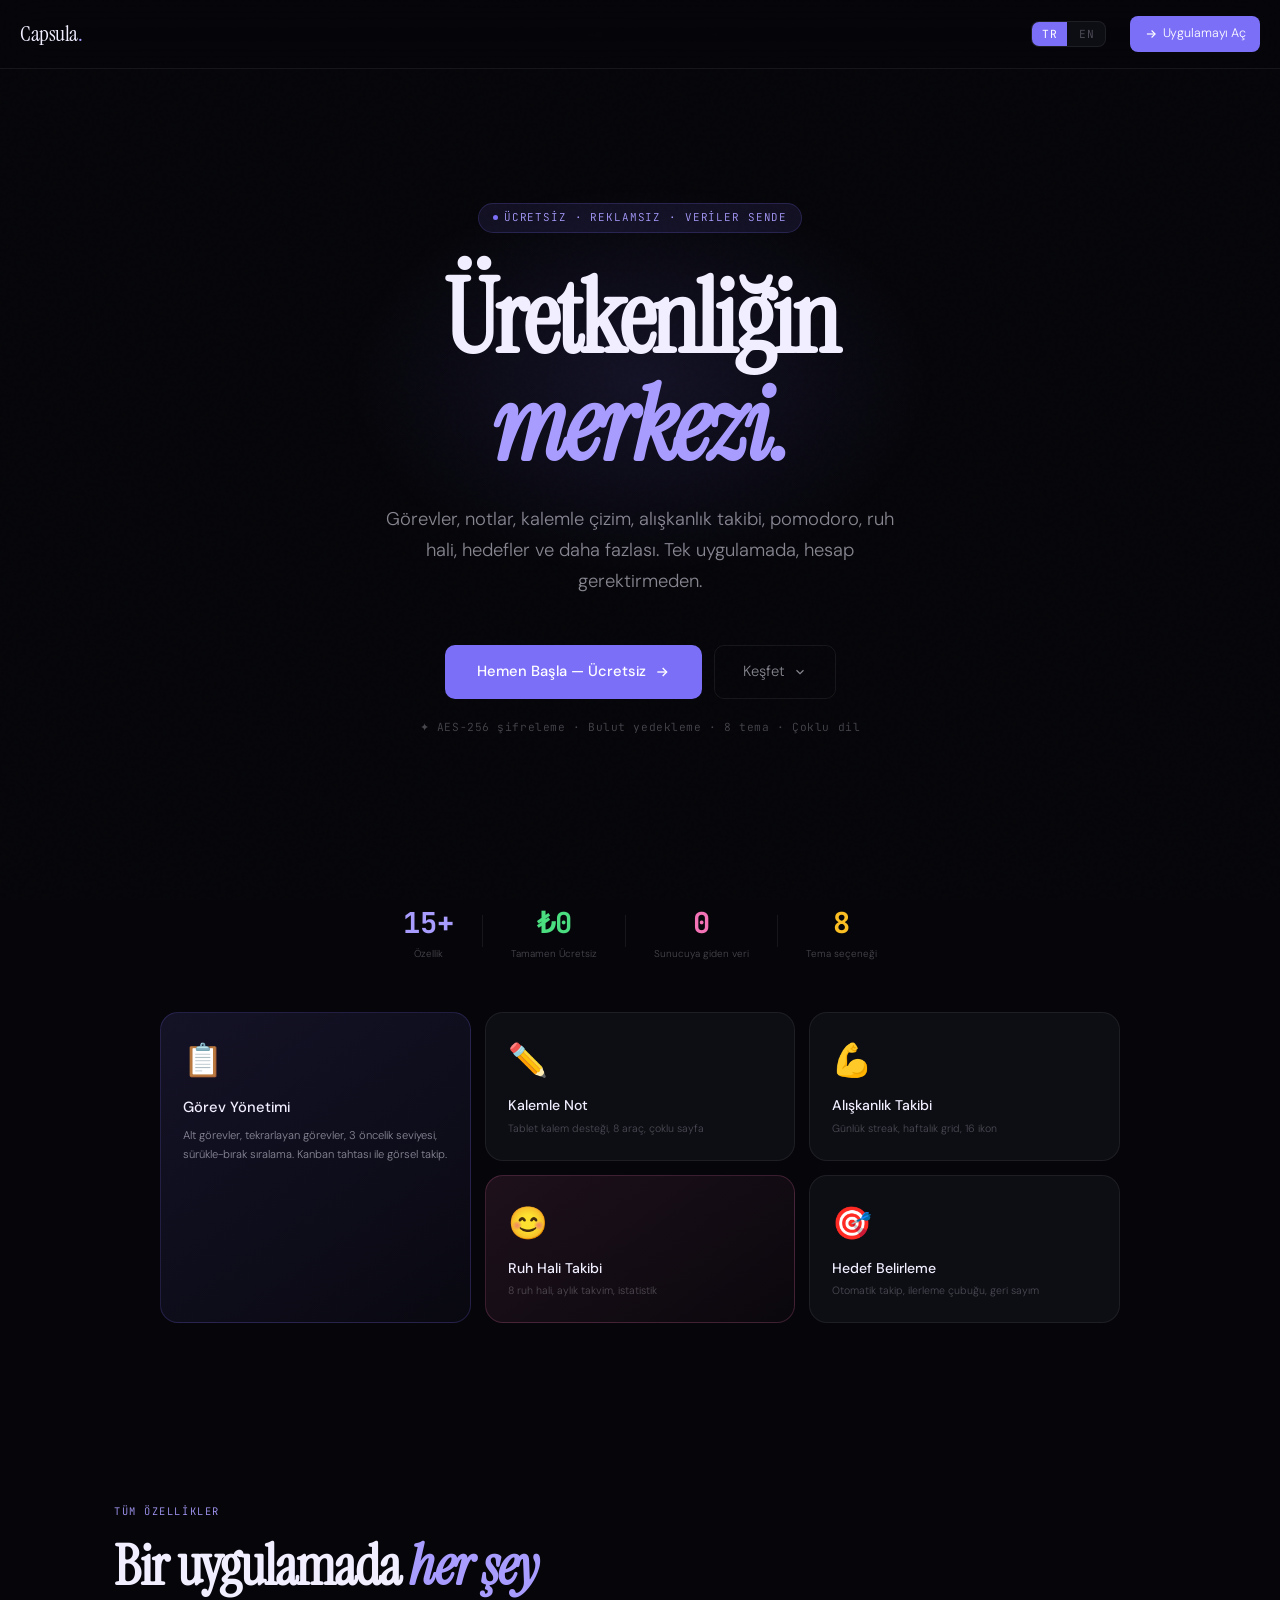
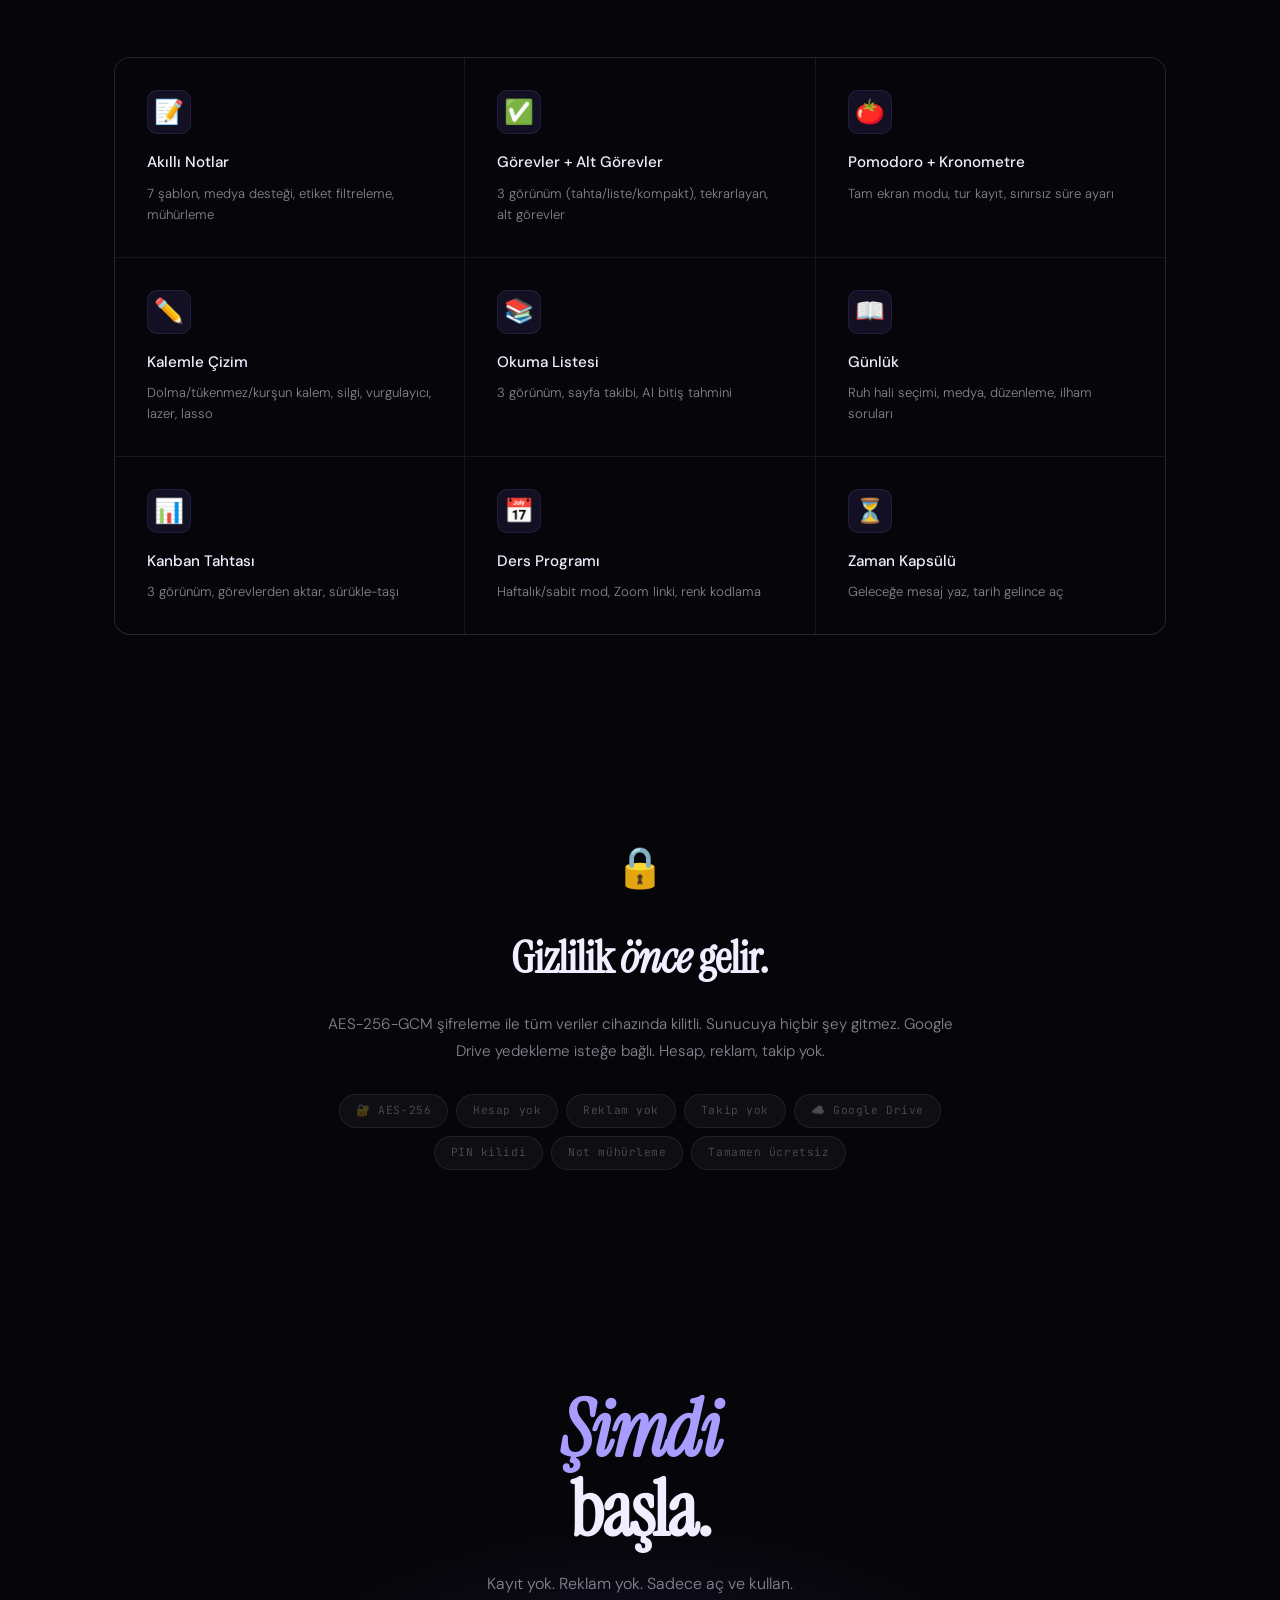
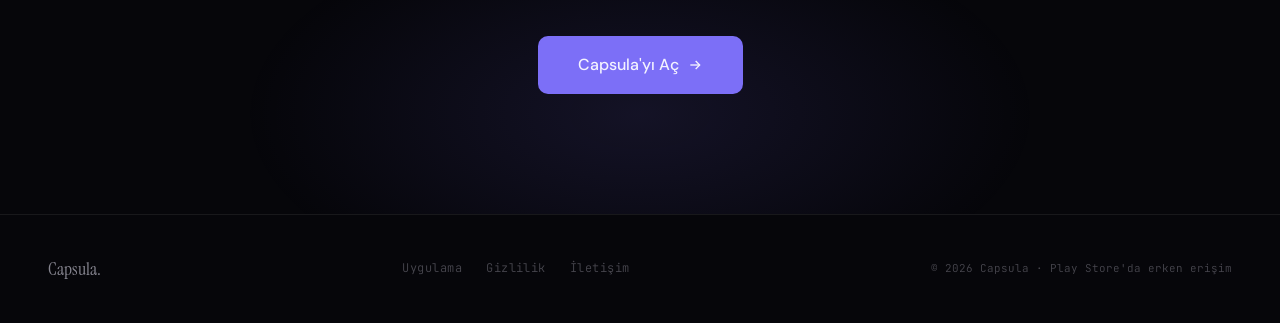
<file: index.html>
<!DOCTYPE html>
<html lang="tr">
<head>
<meta charset="UTF-8">
<meta name="viewport" content="width=device-width, initial-scale=1.0">
<title>Capsula — Kişisel Alan</title>
<meta name="description" content="Notlar, görevler, okuma, pomodoro. Her şey tek yerde. Hesap gerekmez.">
<link rel="manifest" href="/app/manifest.json">
<meta name="theme-color" content="#7c6ff7">
<link rel="apple-touch-icon" sizes="192x192" href="/app/.icons/icon-192.png">
<link rel="apple-touch-icon" sizes="512x512" href="/app/.icons/icon-512.png">
<link rel="preconnect" href="https://fonts.googleapis.com">
<link href="https://fonts.googleapis.com/css2?family=Instrument+Serif:ital@0;1&family=DM+Sans:wght@300;400;500&family=JetBrains+Mono:wght@300;400&display=swap" rel="stylesheet">
<style>
*{box-sizing:border-box;margin:0;padding:0;}
:root{
  --bg:#06060a;
  --bg2:#0d0d14;
  --border:rgba(255,255,255,.07);
  --text:#f0eeff;
  --text2:rgba(240,238,255,.55);
  --text3:rgba(240,238,255,.28);
  --accent:#7c6ff7;
  --accent2:#a89dff;
  --glow:rgba(124,111,247,.15);
}
html{scroll-behavior:smooth;overflow-x:hidden;}
body{
  background:var(--bg);
  color:var(--text);
  font-family:'DM Sans',sans-serif;
  font-weight:300;
  line-height:1.6;
  overflow-x:hidden;
  max-width:100vw;
}

/* ── NOISE OVERLAY ── */
body::before{
  content:'';
  position:fixed;inset:0;
  background-image:url("data:image/svg+xml,%3Csvg viewBox='0 0 256 256' xmlns='http://www.w3.org/2000/svg'%3E%3Cfilter id='n'%3E%3CfeTurbulence type='fractalNoise' baseFrequency='0.9' numOctaves='4' stitchTiles='stitch'/%3E%3C/filter%3E%3Crect width='100%25' height='100%25' filter='url(%23n)' opacity='0.03'/%3E%3C/svg%3E");
  pointer-events:none;z-index:0;opacity:.4;
}

/* ── NAV ── */
nav{
  position:fixed;top:0;left:0;right:0;z-index:100;
  padding:16px 20px;
  display:flex;align-items:center;justify-content:space-between;
  background:rgba(6,6,10,.6);
  backdrop-filter:blur(20px);
  border-bottom:1px solid var(--border);
  overflow:hidden;
  max-width:100vw;
}
.nav-logo{
  font-family:'Instrument Serif',serif;
  font-size:1.4rem;
  color:var(--text);
  letter-spacing:-.02em;
}
.nav-logo span{color:var(--accent2);}
.nav-right{display:flex;align-items:center;gap:24px;}
.lang-toggle{
  display:flex;gap:2px;background:var(--bg2);border:1px solid var(--border);
  border-radius:8px;overflow:hidden;
}
.lang-toggle button{
  background:none;border:none;cursor:pointer;
  padding:5px 10px;font-size:.7rem;font-family:'JetBrains Mono',monospace;
  color:var(--text3);transition:all .2s;letter-spacing:.05em;
}
.lang-toggle button.active{background:var(--accent);color:#fff;}
.nav-cta{
  background:var(--accent);color:#fff;
  border:none;border-radius:8px;
  padding:8px 14px;font-size:.78rem;font-family:'DM Sans',sans-serif;
  cursor:pointer;transition:all .2s;letter-spacing:-.01em;
  text-decoration:none;display:inline-flex;align-items:center;gap:5px;
  white-space:nowrap;flex-shrink:0;
}
.nav-cta svg{flex-shrink:0;}

/* ── HERO ── */
.hero{
  min-height:100vh;
  display:flex;flex-direction:column;
  align-items:center;justify-content:center;
  text-align:center;
  padding:100px 24px 60px;
  position:relative;
}
.hero-glow{
  position:absolute;top:20%;left:50%;transform:translateX(-50%);
  width:600px;height:400px;
  background:radial-gradient(ellipse,rgba(124,111,247,.12) 0%,transparent 70%);
  pointer-events:none;
}
.hero-badge{
  display:inline-flex;align-items:center;gap:6px;
  background:rgba(124,111,247,.1);border:1px solid rgba(124,111,247,.2);
  border-radius:100px;padding:5px 14px;
  font-size:.68rem;font-family:'JetBrains Mono',monospace;
  color:var(--accent2);letter-spacing:.08em;text-transform:uppercase;
  margin-bottom:32px;
  animation:fadeUp .6s ease both;
}
.hero-badge-dot{width:5px;height:5px;border-radius:50%;background:var(--accent);animation:pulse 2s infinite;}
@keyframes pulse{0%,100%{opacity:1;}50%{opacity:.3;}}
.hero-title{
  font-family:'Instrument Serif',serif;
  font-size:clamp(3rem,8vw,6.5rem);
  line-height:1.05;
  letter-spacing:-.03em;
  margin-bottom:24px;
  animation:fadeUp .7s .1s ease both;
}
.hero-title em{font-style:italic;color:var(--accent2);}
.hero-sub{
  font-size:clamp(.95rem,2vw,1.15rem);
  color:var(--text2);
  max-width:520px;
  line-height:1.7;
  margin-bottom:48px;
  animation:fadeUp .7s .2s ease both;
}
.hero-actions{
  display:flex;gap:12px;flex-wrap:wrap;justify-content:center;
  animation:fadeUp .7s .3s ease both;
}
.btn-primary{
  background:var(--accent);color:#fff;
  border:none;border-radius:10px;
  padding:14px 32px;font-size:.92rem;font-family:'DM Sans',sans-serif;
  cursor:pointer;transition:all .25s;font-weight:500;
  text-decoration:none;display:inline-flex;align-items:center;gap:8px;
}
.btn-primary:hover{background:var(--accent2);transform:translateY(-2px);box-shadow:0 12px 32px rgba(124,111,247,.3);}
.btn-secondary{
  background:transparent;color:var(--text2);
  border:1px solid var(--border);border-radius:10px;
  padding:14px 28px;font-size:.92rem;font-family:'DM Sans',sans-serif;
  cursor:pointer;transition:all .25s;
  text-decoration:none;display:inline-flex;align-items:center;gap:8px;
}
.btn-secondary:hover{border-color:rgba(124,111,247,.3);color:var(--text);}
.hero-note{
  margin-top:20px;
  font-size:.7rem;font-family:'JetBrains Mono',monospace;
  color:var(--text3);letter-spacing:.05em;
  animation:fadeUp .7s .4s ease both;
}
@keyframes fadeUp{from{opacity:0;transform:translateY(20px);}to{opacity:1;transform:translateY(0);}}

/* ── APP PREVIEW ── */
.preview-wrap{
  max-width:900px;margin:0 auto;
  padding:0 24px 120px;
  animation:fadeUp .8s .5s ease both;
  display:flex;
  justify-content:center;
  align-items:center;
}
.preview-frame{
  background:var(--bg2);
  border:1px solid var(--border);
  border-radius:20px;
  overflow:hidden;
  box-shadow:0 40px 120px rgba(0,0,0,.6),0 0 0 1px rgba(255,255,255,.04);
  position:relative;
  width:100%;
  margin:0 auto;
}
.preview-bar{
  padding:14px 18px;
  background:rgba(255,255,255,.03);
  border-bottom:1px solid var(--border);
  display:flex;align-items:center;gap:8px;
}
.preview-dot{width:10px;height:10px;border-radius:50%;}
.preview-dot:nth-child(1){background:#ff5f57;}
.preview-dot:nth-child(2){background:#febc2e;}
.preview-dot:nth-child(3){background:#28c840;}
.preview-url{
  margin-left:12px;flex:1;
  background:rgba(255,255,255,.05);border-radius:6px;
  padding:4px 12px;font-size:.65rem;font-family:'JetBrains Mono',monospace;
  color:var(--text3);
}
.preview-body{padding:24px;min-height:340px;position:relative;}
/* Simüle edilmiş uygulama UI */
.sim-header{display:flex;align-items:center;justify-content:space-between;margin-bottom:20px;}
.sim-title{font-size:.88rem;font-weight:500;color:var(--text);}
.sim-avatar{width:32px;height:32px;border-radius:50%;background:linear-gradient(135deg,#7c6ff7,#a89dff);display:flex;align-items:center;justify-content:center;font-size:.7rem;}
.sim-grid{display:grid;grid-template-columns:repeat(3,1fr);gap:10px;margin-bottom:16px;}
.sim-card{background:rgba(255,255,255,.04);border:1px solid var(--border);border-radius:12px;padding:14px;}
.sim-card-label{font-size:.5rem;font-family:'JetBrains Mono',monospace;color:var(--text3);text-transform:uppercase;letter-spacing:.12em;margin-bottom:6px;}
.sim-card-val{font-size:1.4rem;font-weight:500;font-family:'JetBrains Mono',monospace;}
.sim-card-val.accent{color:var(--accent2);}
.sim-card-val.green{color:#4ade80;}
.sim-card-val.amber{color:#fbbf24;}
.sim-row{display:flex;gap:10px;}
.sim-note{flex:1;background:rgba(124,111,247,.06);border:1px solid rgba(124,111,247,.15);border-radius:10px;padding:12px;}
.sim-note-title{font-size:.72rem;font-weight:500;color:var(--text);margin-bottom:4px;}
.sim-note-text{font-size:.62rem;color:var(--text3);line-height:1.5;}
.sim-todo{flex:1;background:rgba(255,255,255,.03);border:1px solid var(--border);border-radius:10px;padding:12px;}
.sim-todo-item{display:flex;align-items:center;gap:7px;margin-bottom:7px;font-size:.65rem;color:var(--text2);}
.sim-todo-dot{width:6px;height:6px;border-radius:50%;flex-shrink:0;}
.sim-nav{display:flex;justify-content:center;gap:24px;margin-top:20px;padding-top:14px;border-top:1px solid var(--border);}
.sim-nav-item{display:flex;flex-direction:column;align-items:center;gap:3px;font-size:.48rem;font-family:'JetBrains Mono',monospace;color:var(--text3);cursor:pointer;}
.sim-nav-item.active{color:var(--accent2);}
.sim-nav-icon{width:16px;height:16px;background:currentColor;border-radius:3px;opacity:.5;}
.sim-nav-item.active .sim-nav-icon{background:var(--accent);opacity:1;}

/* ── FEATURES ── */
.section{padding:100px 24px;max-width:1100px;margin:0 auto;}
.section-label{
  font-size:.65rem;font-family:'JetBrains Mono',monospace;
  color:var(--accent2);letter-spacing:.15em;text-transform:uppercase;
  margin-bottom:16px;
}
.section-title{
  font-family:'Instrument Serif',serif;
  font-size:clamp(2rem,5vw,3.5rem);
  line-height:1.1;letter-spacing:-.02em;
  margin-bottom:60px;
}
.section-title em{font-style:italic;color:var(--accent2);}
.features-grid{display:grid;grid-template-columns:repeat(auto-fill,minmax(300px,1fr));gap:1px;background:var(--border);border:1px solid var(--border);border-radius:16px;overflow:hidden;}
.feature{
  background:var(--bg);padding:32px;
  transition:background .2s;
  position:relative;overflow:hidden;
}
.feature:hover{background:var(--bg2);}
.feature::before{
  content:'';position:absolute;top:0;left:0;right:0;height:1px;
  background:linear-gradient(90deg,transparent,var(--accent),transparent);
  opacity:0;transition:opacity .3s;
}
.feature:hover::before{opacity:1;}
.feature-icon{
  font-size:1.5rem;margin-bottom:16px;
  width:44px;height:44px;border-radius:10px;
  background:rgba(124,111,247,.1);border:1px solid rgba(124,111,247,.15);
  display:flex;align-items:center;justify-content:center;
}
.feature-title{font-size:.95rem;font-weight:500;margin-bottom:8px;color:var(--text);}
.feature-desc{font-size:.82rem;color:var(--text2);line-height:1.6;}

/* ── STATS ── */
.stats-section{
  padding:80px 24px;
  background:linear-gradient(135deg,rgba(124,111,247,.06),rgba(124,111,247,.02));
  border-top:1px solid var(--border);border-bottom:1px solid var(--border);
}
.stats-inner{max-width:800px;margin:0 auto;display:grid;grid-template-columns:repeat(auto-fit,minmax(160px,1fr));gap:48px;text-align:center;}
.stat-num{font-family:'Instrument Serif',serif;font-size:3rem;color:var(--accent2);line-height:1;}
.stat-label{font-size:.72rem;font-family:'JetBrains Mono',monospace;color:var(--text3);letter-spacing:.1em;text-transform:uppercase;margin-top:6px;}

/* ── PRIVACY ── */
.privacy-section{
  padding:100px 24px;
  max-width:700px;margin:0 auto;text-align:center;
}
.privacy-icon{font-size:2.5rem;margin-bottom:24px;}
.privacy-title{
  font-family:'Instrument Serif',serif;
  font-size:clamp(1.8rem,4vw,2.8rem);
  margin-bottom:16px;letter-spacing:-.02em;
}
.privacy-text{color:var(--text2);line-height:1.8;font-size:.95rem;}
.privacy-pills{display:flex;gap:8px;justify-content:center;flex-wrap:wrap;margin-top:28px;}
.pill{
  background:rgba(255,255,255,.04);border:1px solid var(--border);
  border-radius:100px;padding:7px 16px;
  font-size:.7rem;font-family:'JetBrains Mono',monospace;color:var(--text3);
  letter-spacing:.05em;
}

/* ── CTA SECTION ── */
.cta-section{
  padding:120px 24px;
  text-align:center;
  position:relative;overflow:hidden;
}
.cta-glow{
  position:absolute;bottom:-100px;left:50%;transform:translateX(-50%);
  width:800px;height:400px;
  background:radial-gradient(ellipse,rgba(124,111,247,.12) 0%,transparent 70%);
  pointer-events:none;
}
.cta-title{
  font-family:'Instrument Serif',serif;
  font-size:clamp(2.5rem,6vw,5rem);
  line-height:1.05;letter-spacing:-.03em;
  margin-bottom:20px;
}
.cta-title em{font-style:italic;color:var(--accent2);}
.cta-sub{color:var(--text2);font-size:1rem;margin-bottom:40px;}

/* ── FOOTER ── */
footer{
  padding:40px 48px;
  border-top:1px solid var(--border);
  display:flex;align-items:center;justify-content:space-between;
  flex-wrap:wrap;gap:16px;
}
.footer-logo{font-family:'Instrument Serif',serif;font-size:1.1rem;color:var(--text2);}
.footer-links{display:flex;gap:24px;}
.footer-links a{font-size:.75rem;color:var(--text3);text-decoration:none;font-family:'JetBrains Mono',monospace;letter-spacing:.04em;transition:color .2s;}
.footer-links a:hover{color:var(--text2);}
.footer-copy{font-size:.68rem;color:var(--text3);font-family:'JetBrains Mono',monospace;}

/* ── SCROLL REVEAL ── */
.reveal{opacity:0;transform:translateY(30px);transition:opacity .7s ease,transform .7s ease;}
.reveal.visible{opacity:1;transform:translateY(0);}

/* ── MOBILE ── */
@media(max-width:640px){
  nav{padding:12px 16px;}
  .nav-logo{font-size:1rem;}
  .nav-cta{padding:7px 12px;font-size:.74rem;}
  .hero{padding:100px 20px 70px;}
  .hero-badge{font-size:.58rem;padding:4px 10px;margin-bottom:20px;}
  .hero-title{margin-bottom:16px;}
  .hero-sub{font-size:.88rem;margin-bottom:32px;}
  .hero-actions{flex-direction:row;flex-wrap:wrap;justify-content:center;gap:10px;}
  .btn-primary{justify-content:center;}
  .btn-secondary{justify-content:center;}
  .hero-note{font-size:.62rem;padding:0 16px;}
  .preview-wrap{padding:0 16px 60px;}
  .section{padding:60px 20px;}
  .sim-grid{grid-template-columns:1fr 1fr;}
  .sim-grid .sim-card:last-child{display:none;}
  .stats-inner{gap:24px;grid-template-columns:repeat(2,1fr);}
  .privacy-section{padding:60px 20px;}
  .cta-section{padding:70px 20px;}
  .features-grid{grid-template-columns:1fr;}
  [style*="grid-template-columns:repeat(3"]{grid-template-columns:1fr!important;}
  footer{flex-direction:column;text-align:center;padding:28px 20px;}
  .footer-links{justify-content:center;}
}
</style>
</head>
<body>

<!-- NAV -->
<nav>
  <div class="nav-logo">Capsula<span>.</span></div>
  <div class="nav-right">
    <div class="lang-toggle">
      <button class="active" onclick="setLang('tr')" id="btn-tr">TR</button>
      <button onclick="setLang('en')" id="btn-en">EN</button>
    </div>
    <a href="app/index.html" class="nav-cta">
      <svg viewBox="0 0 24 24" fill="none" stroke="currentColor" stroke-width="2" style="width:14px;height:14px;"><polyline points="5 12 19 12"/><polyline points="13 6 19 12 13 18"/></svg>
      <span data-tr="Uygulamayı Aç" data-en="Open App">Uygulamayı Aç</span>
    </a>
  </div>
</nav>

<!-- HERO -->
<section class="hero">
  <div class="hero-glow"></div>
  <div class="hero-badge">
    <span class="hero-badge-dot"></span>
    <span data-tr="Ücretsiz · Reklamsız · Veriler sende" data-en="Free · No ads · Your data stays with you">Ücretsiz · Reklamsız · Veriler sende</span>
  </div>
  <h1 class="hero-title">
    <span data-tr="Üretkenliğin" data-en="Your productivity">Üretkenliğin</span><br>
    <em><span data-tr="merkezi." data-en="hub.">merkezi.</span></em>
  </h1>
  <p class="hero-sub" data-tr="Görevler, notlar, kalemle çizim, alışkanlık takibi, pomodoro, ruh hali, hedefler ve daha fazlası. Tek uygulamada, hesap gerektirmeden." data-en="Tasks, notes, handwriting, habit tracking, pomodoro, mood tracker, goals and more. One app, no account needed.">
    Görevler, notlar, kalemle çizim, alışkanlık takibi, pomodoro, ruh hali, hedefler ve daha fazlası. Tek uygulamada, hesap gerektirmeden.
  </p>
  <div class="hero-actions">
    <a href="app/index.html" class="btn-primary">
      <span data-tr="Hemen Başla — Ücretsiz" data-en="Get Started — Free">Hemen Başla — Ücretsiz</span>
      <svg viewBox="0 0 24 24" fill="none" stroke="currentColor" stroke-width="2" style="width:16px;height:16px;"><polyline points="5 12 19 12"/><polyline points="13 6 19 12 13 18"/></svg>
    </a>
    <a href="#features" class="btn-secondary">
      <span data-tr="Keşfet" data-en="Explore">Keşfet</span>
      <svg viewBox="0 0 24 24" fill="none" stroke="currentColor" stroke-width="2" style="width:14px;height:14px;"><polyline points="6 9 12 15 18 9"/></svg>
    </a>
  </div>
  <p class="hero-note" data-tr="✦ AES-256 şifreleme · Bulut yedekleme · 8 tema · Çoklu dil" data-en="✦ AES-256 encryption · Cloud backup · 8 themes · Multi-language">✦ AES-256 şifreleme · Bulut yedekleme · 8 tema · Çoklu dil</p>
</section>

<!-- TRUST BAR -->
<div class="reveal" style="padding:0 24px 50px;max-width:800px;margin:0 auto;">
  <div style="display:flex;align-items:center;justify-content:center;gap:28px;flex-wrap:wrap;">
    <div style="text-align:center;">
      <div style="font-size:1.8rem;font-weight:700;color:var(--accent2);font-family:'JetBrains Mono',monospace;">15+</div>
      <div style="font-size:.62rem;color:var(--text3);" data-tr="Özellik" data-en="Features">Özellik</div>
    </div>
    <div style="width:1px;height:32px;background:var(--border);"></div>
    <div style="text-align:center;">
      <div style="font-size:1.8rem;font-weight:700;color:#4ade80;font-family:'JetBrains Mono',monospace;">₺0</div>
      <div style="font-size:.62rem;color:var(--text3);" data-tr="Tamamen Ücretsiz" data-en="Completely Free">Tamamen Ücretsiz</div>
    </div>
    <div style="width:1px;height:32px;background:var(--border);"></div>
    <div style="text-align:center;">
      <div style="font-size:1.8rem;font-weight:700;color:#f472b6;font-family:'JetBrains Mono',monospace;">0</div>
      <div style="font-size:.62rem;color:var(--text3);" data-tr="Sunucuya giden veri" data-en="Data sent to servers">Sunucuya giden veri</div>
    </div>
    <div style="width:1px;height:32px;background:var(--border);"></div>
    <div style="text-align:center;">
      <div style="font-size:1.8rem;font-weight:700;color:#fbbf24;font-family:'JetBrains Mono',monospace;">8</div>
      <div style="font-size:.62rem;color:var(--text3);" data-tr="Tema seçeneği" data-en="Theme options">Tema seçeneği</div>
    </div>
  </div>
</div>

<!-- HERO FEATURES GRID -->
<div class="reveal" style="padding:0 20px 80px;max-width:1000px;margin:0 auto;">
  <div style="display:grid;grid-template-columns:repeat(3,1fr);gap:14px;">
    <div style="background:linear-gradient(145deg,rgba(124,111,247,.12),rgba(124,111,247,.03));border:1px solid rgba(124,111,247,.2);border-radius:18px;padding:22px;grid-row:span 2;">
      <div style="font-size:2rem;margin-bottom:10px;">📋</div>
      <div style="font-size:.92rem;font-weight:500;color:var(--text);margin-bottom:6px;" data-tr="Görev Yönetimi" data-en="Task Management">Görev Yönetimi</div>
      <div style="font-size:.7rem;color:var(--text2);line-height:1.7;" data-tr="Alt görevler, tekrarlayan görevler, 3 öncelik seviyesi, sürükle-bırak sıralama. Kanban tahtası ile görsel takip." data-en="Subtasks, recurring tasks, 3 priority levels, drag-and-drop sorting. Visual tracking with Kanban board.">Alt görevler, tekrarlayan görevler, 3 öncelik seviyesi, sürükle-bırak sıralama. Kanban tahtası ile görsel takip.</div>
    </div>
    <div style="background:var(--bg2);border:1px solid var(--border);border-radius:18px;padding:22px;">
      <div style="font-size:2rem;margin-bottom:8px;">✏️</div>
      <div style="font-size:.88rem;font-weight:500;color:var(--text);margin-bottom:4px;" data-tr="Kalemle Not" data-en="Handwriting">Kalemle Not</div>
      <div style="font-size:.66rem;color:var(--text3);" data-tr="Tablet kalem desteği, 8 araç, çoklu sayfa" data-en="Stylus support, 8 tools, multiple pages">Tablet kalem desteği, 8 araç, çoklu sayfa</div>
    </div>
    <div style="background:var(--bg2);border:1px solid var(--border);border-radius:18px;padding:22px;">
      <div style="font-size:2rem;margin-bottom:8px;">💪</div>
      <div style="font-size:.88rem;font-weight:500;color:var(--text);margin-bottom:4px;" data-tr="Alışkanlık Takibi" data-en="Habit Tracker">Alışkanlık Takibi</div>
      <div style="font-size:.66rem;color:var(--text3);" data-tr="Günlük streak, haftalık grid, 16 ikon" data-en="Daily streak, weekly grid, 16 icons">Günlük streak, haftalık grid, 16 ikon</div>
    </div>
    <div style="background:linear-gradient(145deg,rgba(244,114,182,.1),rgba(244,114,182,.02));border:1px solid rgba(244,114,182,.2);border-radius:18px;padding:22px;">
      <div style="font-size:2rem;margin-bottom:8px;">😊</div>
      <div style="font-size:.88rem;font-weight:500;color:var(--text);margin-bottom:4px;" data-tr="Ruh Hali Takibi" data-en="Mood Tracker">Ruh Hali Takibi</div>
      <div style="font-size:.66rem;color:var(--text3);" data-tr="8 ruh hali, aylık takvim, istatistik" data-en="8 moods, monthly calendar, statistics">8 ruh hali, aylık takvim, istatistik</div>
    </div>
    <div style="background:var(--bg2);border:1px solid var(--border);border-radius:18px;padding:22px;">
      <div style="font-size:2rem;margin-bottom:8px;">🎯</div>
      <div style="font-size:.88rem;font-weight:500;color:var(--text);margin-bottom:4px;" data-tr="Hedef Belirleme" data-en="Goal Setting">Hedef Belirleme</div>
      <div style="font-size:.66rem;color:var(--text3);" data-tr="Otomatik takip, ilerleme çubuğu, geri sayım" data-en="Auto tracking, progress bar, countdown">Otomatik takip, ilerleme çubuğu, geri sayım</div>
    </div>
  </div>
</div>

<!-- ALL FEATURES -->
<section class="section" id="features">
  <div class="section-label" data-tr="Tüm Özellikler" data-en="All Features">Tüm Özellikler</div>
  <h2 class="section-title reveal" data-tr="Bir uygulamada <em>her şey</em>" data-en="Everything in <em>one app</em>">Bir uygulamada <em>her şey</em></h2>
  <div class="features-grid reveal">
    <div class="feature"><div class="feature-icon">📝</div><div class="feature-title" data-tr="Akıllı Notlar" data-en="Smart Notes">Akıllı Notlar</div><div class="feature-desc" data-tr="7 şablon, medya desteği, etiket filtreleme, mühürleme" data-en="7 templates, media support, tag filtering, sealing">7 şablon, medya desteği, etiket filtreleme, mühürleme</div></div>
    <div class="feature"><div class="feature-icon">✅</div><div class="feature-title" data-tr="Görevler + Alt Görevler" data-en="Tasks + Subtasks">Görevler + Alt Görevler</div><div class="feature-desc" data-tr="3 görünüm (tahta/liste/kompakt), tekrarlayan, alt görevler" data-en="3 views (board/list/compact), recurring, subtasks">3 görünüm (tahta/liste/kompakt), tekrarlayan, alt görevler</div></div>
    <div class="feature"><div class="feature-icon">🍅</div><div class="feature-title" data-tr="Pomodoro + Kronometre" data-en="Pomodoro + Stopwatch">Pomodoro + Kronometre</div><div class="feature-desc" data-tr="Tam ekran modu, tur kayıt, sınırsız süre ayarı" data-en="Fullscreen mode, lap recording, unlimited duration">Tam ekran modu, tur kayıt, sınırsız süre ayarı</div></div>
    <div class="feature"><div class="feature-icon">✏️</div><div class="feature-title" data-tr="Kalemle Çizim" data-en="Handwriting">Kalemle Çizim</div><div class="feature-desc" data-tr="Dolma/tükenmez/kurşun kalem, silgi, vurgulayıcı, lazer, lasso" data-en="Fountain/ballpoint/pencil, eraser, highlighter, laser, lasso">Dolma/tükenmez/kurşun kalem, silgi, vurgulayıcı, lazer, lasso</div></div>
    <div class="feature"><div class="feature-icon">📚</div><div class="feature-title" data-tr="Okuma Listesi" data-en="Reading List">Okuma Listesi</div><div class="feature-desc" data-tr="3 görünüm, sayfa takibi, AI bitiş tahmini" data-en="3 views, page tracking, AI finish prediction">3 görünüm, sayfa takibi, AI bitiş tahmini</div></div>
    <div class="feature"><div class="feature-icon">📖</div><div class="feature-title" data-tr="Günlük" data-en="Diary">Günlük</div><div class="feature-desc" data-tr="Ruh hali seçimi, medya, düzenleme, ilham soruları" data-en="Mood selection, media, editing, inspiration prompts">Ruh hali seçimi, medya, düzenleme, ilham soruları</div></div>
    <div class="feature"><div class="feature-icon">📊</div><div class="feature-title" data-tr="Kanban Tahtası" data-en="Kanban Board">Kanban Tahtası</div><div class="feature-desc" data-tr="3 görünüm, görevlerden aktar, sürükle-taşı" data-en="3 views, import from tasks, drag-and-drop">3 görünüm, görevlerden aktar, sürükle-taşı</div></div>
    <div class="feature"><div class="feature-icon">📅</div><div class="feature-title" data-tr="Ders Programı" data-en="Class Schedule">Ders Programı</div><div class="feature-desc" data-tr="Haftalık/sabit mod, Zoom linki, renk kodlama" data-en="Weekly/fixed mode, Zoom link, color coding">Haftalık/sabit mod, Zoom linki, renk kodlama</div></div>
    <div class="feature"><div class="feature-icon">⏳</div><div class="feature-title" data-tr="Zaman Kapsülü" data-en="Time Capsule">Zaman Kapsülü</div><div class="feature-desc" data-tr="Geleceğe mesaj yaz, tarih gelince aç" data-en="Write to future self, opens on chosen date">Geleceğe mesaj yaz, tarih gelince aç</div></div>
  </div>
</section>

<!-- SECURITY HIGHLIGHT -->
<section class="privacy-section reveal">
  <div class="privacy-icon">🔒</div>
  <h2 class="privacy-title">
    <span data-tr="Gizlilik " data-en="Privacy ">Gizlilik </span><em data-tr="önce" data-en="first">önce</em><span data-tr=" gelir." data-en="."> gelir.</span>
  </h2>
  <p class="privacy-text" data-tr="AES-256-GCM şifreleme ile tüm veriler cihazında kilitli. Sunucuya hiçbir şey gitmez. Google Drive yedekleme isteğe bağlı. Hesap, reklam, takip yok." data-en="All data locked on your device with AES-256-GCM encryption. Nothing goes to servers. Google Drive backup is optional. No account, no ads, no tracking.">
    AES-256-GCM şifreleme ile tüm veriler cihazında kilitli. Sunucuya hiçbir şey gitmez. Google Drive yedekleme isteğe bağlı. Hesap, reklam, takip yok.
  </p>
  <div class="privacy-pills">
    <span class="pill">🔐 AES-256</span>
    <span class="pill" data-tr="Hesap yok" data-en="No account">Hesap yok</span>
    <span class="pill" data-tr="Reklam yok" data-en="No ads">Reklam yok</span>
    <span class="pill" data-tr="Takip yok" data-en="No tracking">Takip yok</span>
    <span class="pill">☁️ Google Drive</span>
    <span class="pill" data-tr="PIN kilidi" data-en="PIN lock">PIN kilidi</span>
    <span class="pill" data-tr="Not mühürleme" data-en="Note sealing">Not mühürleme</span>
    <span class="pill" data-tr="Tamamen ücretsiz" data-en="100% free">Tamamen ücretsiz</span>
  </div>
</section>

<!-- CTA -->
<section class="cta-section reveal">
  <div class="cta-glow"></div>
  <h2 class="cta-title">
    <em data-tr="Şimdi" data-en="Start">Şimdi</em><br>
    <span data-tr="başla." data-en="now.">başla.</span>
  </h2>
  <p class="cta-sub" data-tr="Kayıt yok. Reklam yok. Sadece aç ve kullan." data-en="No sign-up. No ads. Just open and use.">Kayıt yok. Reklam yok. Sadece aç ve kullan.</p>
  <a href="app/index.html" class="btn-primary" style="font-size:1rem;padding:16px 40px;">
    <span data-tr="Capsula'yı Aç" data-en="Open Capsula">Capsula'yı Aç</span>
    <svg viewBox="0 0 24 24" fill="none" stroke="currentColor" stroke-width="2" style="width:16px;height:16px;"><polyline points="5 12 19 12"/><polyline points="13 6 19 12 13 18"/></svg>
  </a>
</section>

<!-- FOOTER -->
<footer>
  <div class="footer-logo">Capsula.</div>
  <div class="footer-links">
    <a href="app/index.html" data-tr="Uygulama" data-en="App">Uygulama</a>
    <a href="privacy.html" data-tr="Gizlilik" data-en="Privacy">Gizlilik</a>
    <a href="mailto:Onurbozkan472@gmail.com" data-tr="İletişim" data-en="Contact">İletişim</a>
  </div>
  <div class="footer-copy">© 2026 Capsula · <span data-tr="Play Store'da erken erişim" data-en="Early access on Play Store">Play Store'da erken erişim</span></div>
</footer>

<script>
let currentLang='tr';
function setLang(lang){
  currentLang=lang;
  document.querySelectorAll('[data-tr]').forEach(el=>{
    const val=el.getAttribute('data-'+lang);
    if(val!==null){
      if(el.tagName==='INPUT'||el.tagName==='TEXTAREA')el.placeholder=val;
      else el.innerHTML=val;
    }
  });
  document.getElementById('btn-tr').classList.toggle('active',lang==='tr');
  document.getElementById('btn-en').classList.toggle('active',lang==='en');
  document.documentElement.lang=lang;
}
const observer=new IntersectionObserver(entries=>{
  entries.forEach(e=>{if(e.isIntersecting){e.target.classList.add('visible');observer.unobserve(e.target);}});
},{threshold:.1,rootMargin:'0px 0px -40px 0px'});
document.querySelectorAll('.reveal').forEach(el=>observer.observe(el));
if('serviceWorker' in navigator){window.addEventListener('load',()=>{navigator.serviceWorker.register('/app/service-worker.js').catch(err=>console.warn('SW:',err));});}
</script>
</body>
</html>
</file>
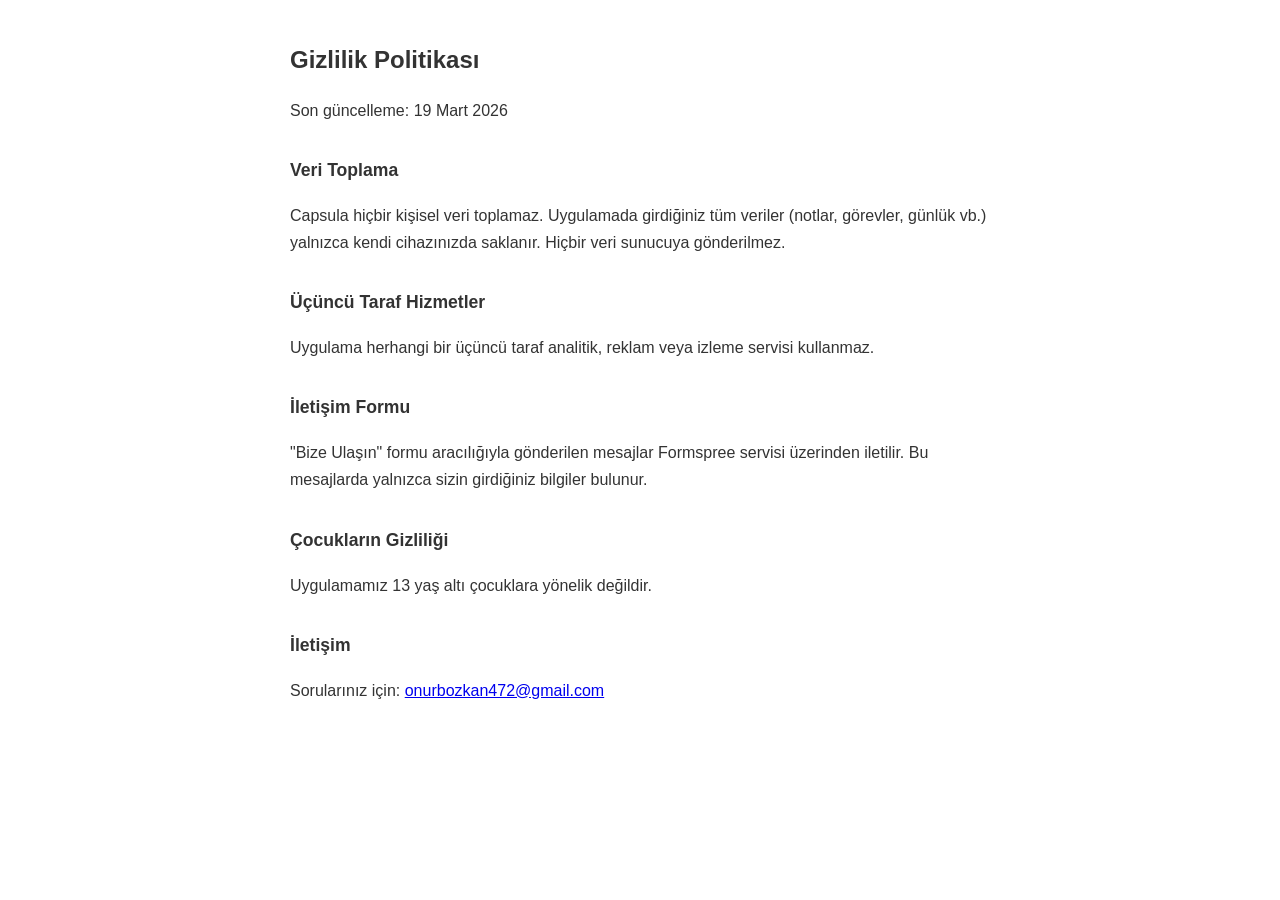
<file: privacy.html>
<!DOCTYPE html>
<html lang="tr">
<head>
<meta charset="UTF-8">
<meta name="viewport" content="width=device-width, initial-scale=1.0">
<title>Gizlilik Politikası — Capsula</title>
<style>
body{font-family:sans-serif;max-width:700px;margin:40px auto;padding:0 20px;line-height:1.7;color:#333;}
h1{font-size:1.5rem;margin-bottom:8px;}
h2{font-size:1.1rem;margin-top:32px;}
</style>
</head>
<body>
<h1>Gizlilik Politikası</h1>
<p>Son güncelleme: 19 Mart 2026</p>

<h2>Veri Toplama</h2>
<p>Capsula hiçbir kişisel veri toplamaz. Uygulamada girdiğiniz tüm veriler (notlar, görevler, günlük vb.) yalnızca kendi cihazınızda saklanır. Hiçbir veri sunucuya gönderilmez.</p>

<h2>Üçüncü Taraf Hizmetler</h2>
<p>Uygulama herhangi bir üçüncü taraf analitik, reklam veya izleme servisi kullanmaz.</p>

<h2>İletişim Formu</h2>
<p>"Bize Ulaşın" formu aracılığıyla gönderilen mesajlar Formspree servisi üzerinden iletilir. Bu mesajlarda yalnızca sizin girdiğiniz bilgiler bulunur.</p>

<h2>Çocukların Gizliliği</h2>
<p>Uygulamamız 13 yaş altı çocuklara yönelik değildir.</p>

<h2>İletişim</h2>
<p>Sorularınız için: <a href="mailto:onurbozkan472@gmail.com">onurbozkan472@gmail.com</a></p>
</body>
</html>
</file>
